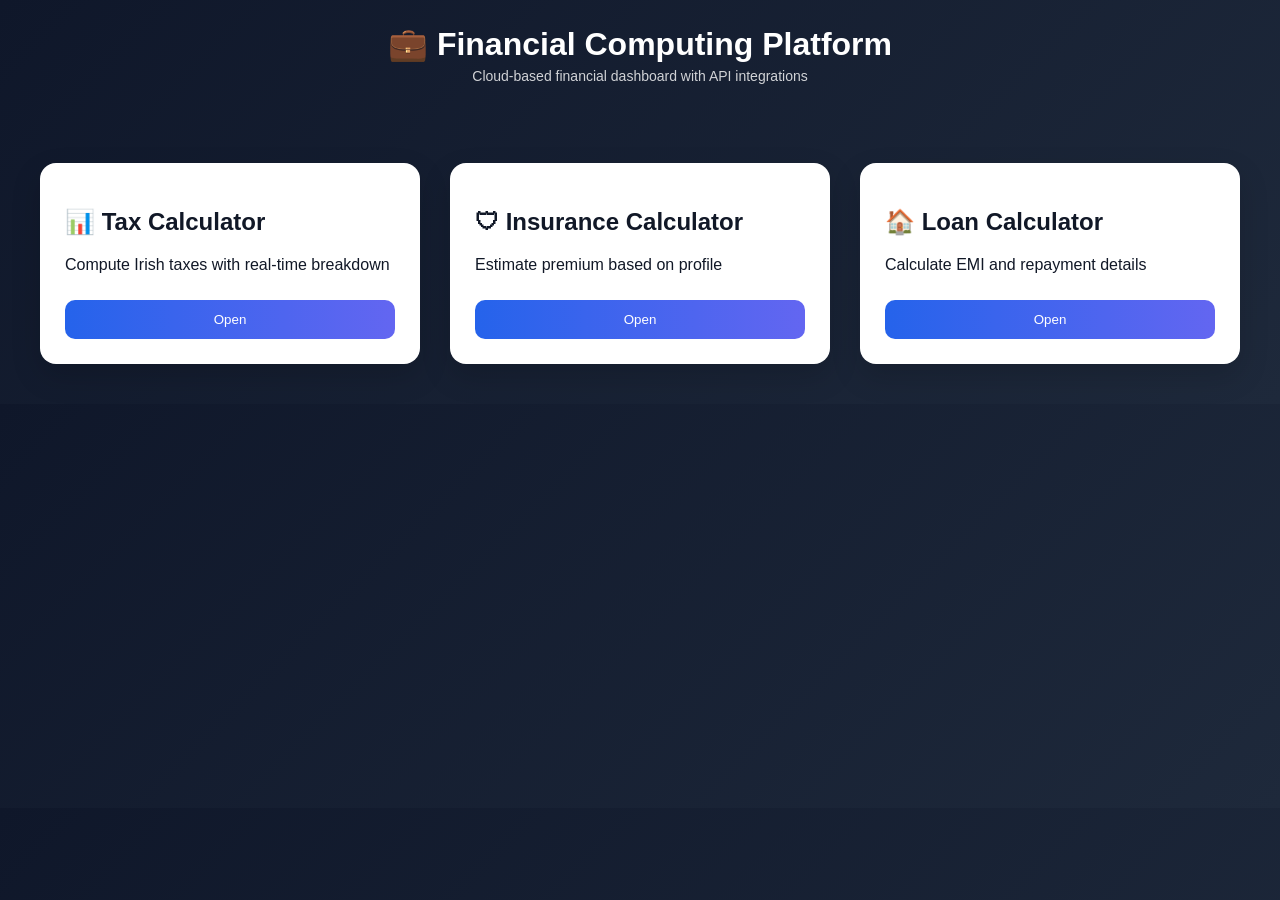
<file: templates/index.html>
<!DOCTYPE html>
<html>
<head>
    <title>Financial Dashboard</title>
    <link rel="stylesheet" href="/static/style.css">
</head>

<body>

<header class="hero">
    <h1>💼 Financial Computing Platform</h1>
    <p>Cloud-based financial dashboard with API integrations</p>
</header>

<div class="dashboard-grid">

    <div class="card service-card" onclick="location.href='/tax-page'">
        <h2>📊 Tax Calculator</h2>
        <p>Compute Irish taxes with real-time breakdown</p>
        <button class="service-btn">Open</button>
    </div>

    <div class="card service-card" onclick="location.href='/insurance-page'">
        <h2>🛡 Insurance Calculator</h2>
        <p>Estimate premium based on profile</p>
        <button class="service-btn">Open</button>
    </div>

    <div class="card service-card" onclick="location.href='/loan-page'">
        <h2>🏠 Loan Calculator</h2>
        <p>Calculate EMI and repayment details</p>
        <button class="service-btn">Open</button>
    </div>

</div>

</body>
</html>
</file>
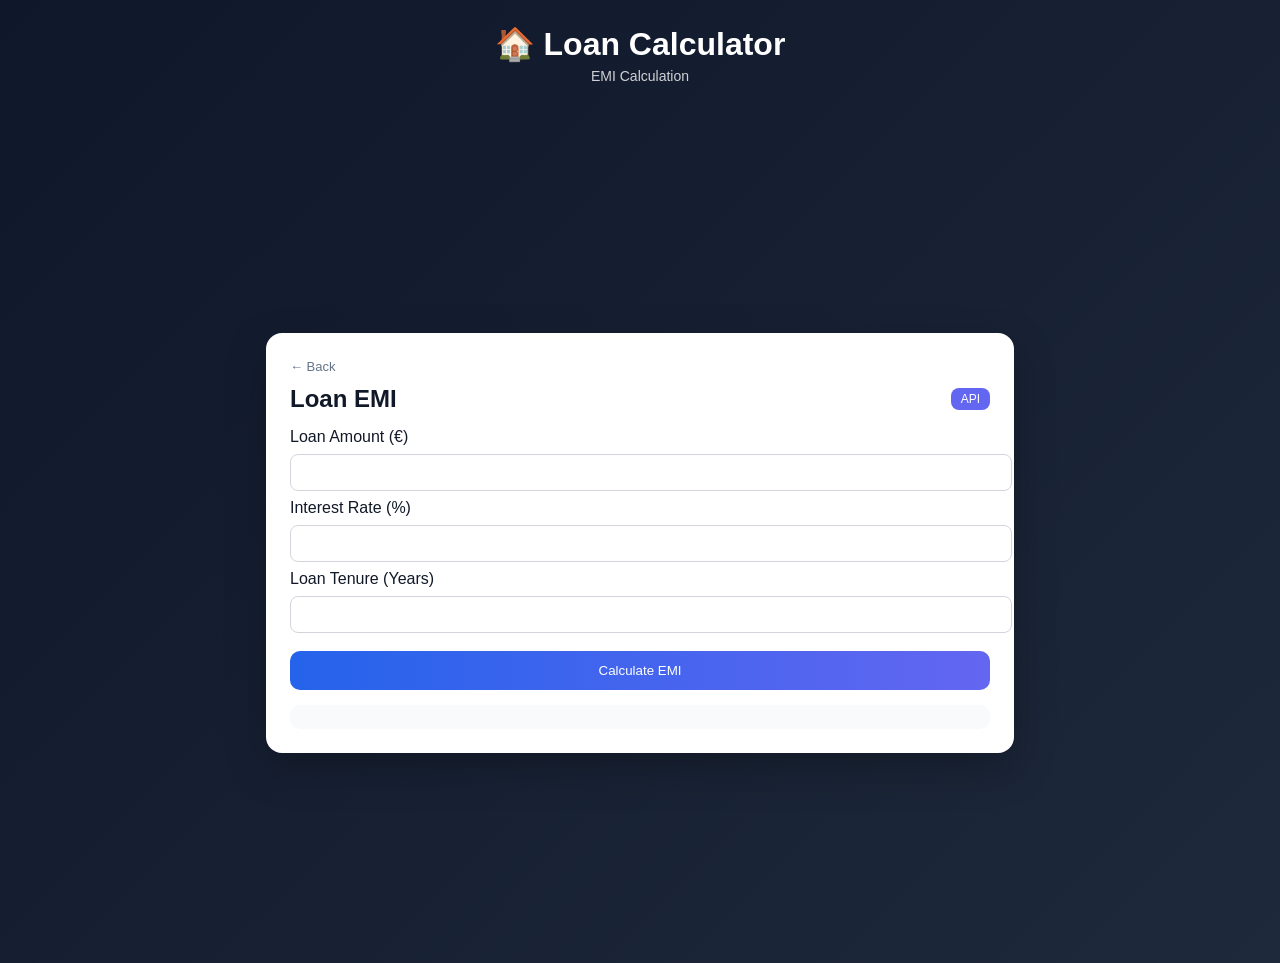
<file: templates/loan.html>
<!DOCTYPE html>
<html>
<head>
    <title>Loan Calculator</title>
    <link rel="stylesheet" href="/static/style.css">
</head>

<body>

<header class="hero">
    <h1>🏠 Loan Calculator</h1>
    <p>EMI Calculation</p>
</header>

<div class="dashboard-grid single-page">

    <div class="card">

        <!-- ✅ FIXED BACK BUTTON -->
        <div class="card-top">
            <a href="/" class="back-link">← Back</a>
        </div>

        <div class="card-header">
            <h2>Loan EMI</h2>
            <span class="badge">API</span>
        </div>

        <form id="loan-form" class="calc-form">

            <label>Loan Amount (€)</label>
            <input id="principal" name="principal" required>

            <label>Interest Rate (%)</label>
            <input id="annual_rate" name="annual_rate" required>

            <label>Loan Tenure (Years)</label>
            <input id="years" name="years" required>

            <button type="submit">Calculate EMI</button>
        </form>

        <div id="loan-result" class="result-box"></div>

    </div>

</div>

<script src="/static/app.js"></script>

</body>
</html>
</file>
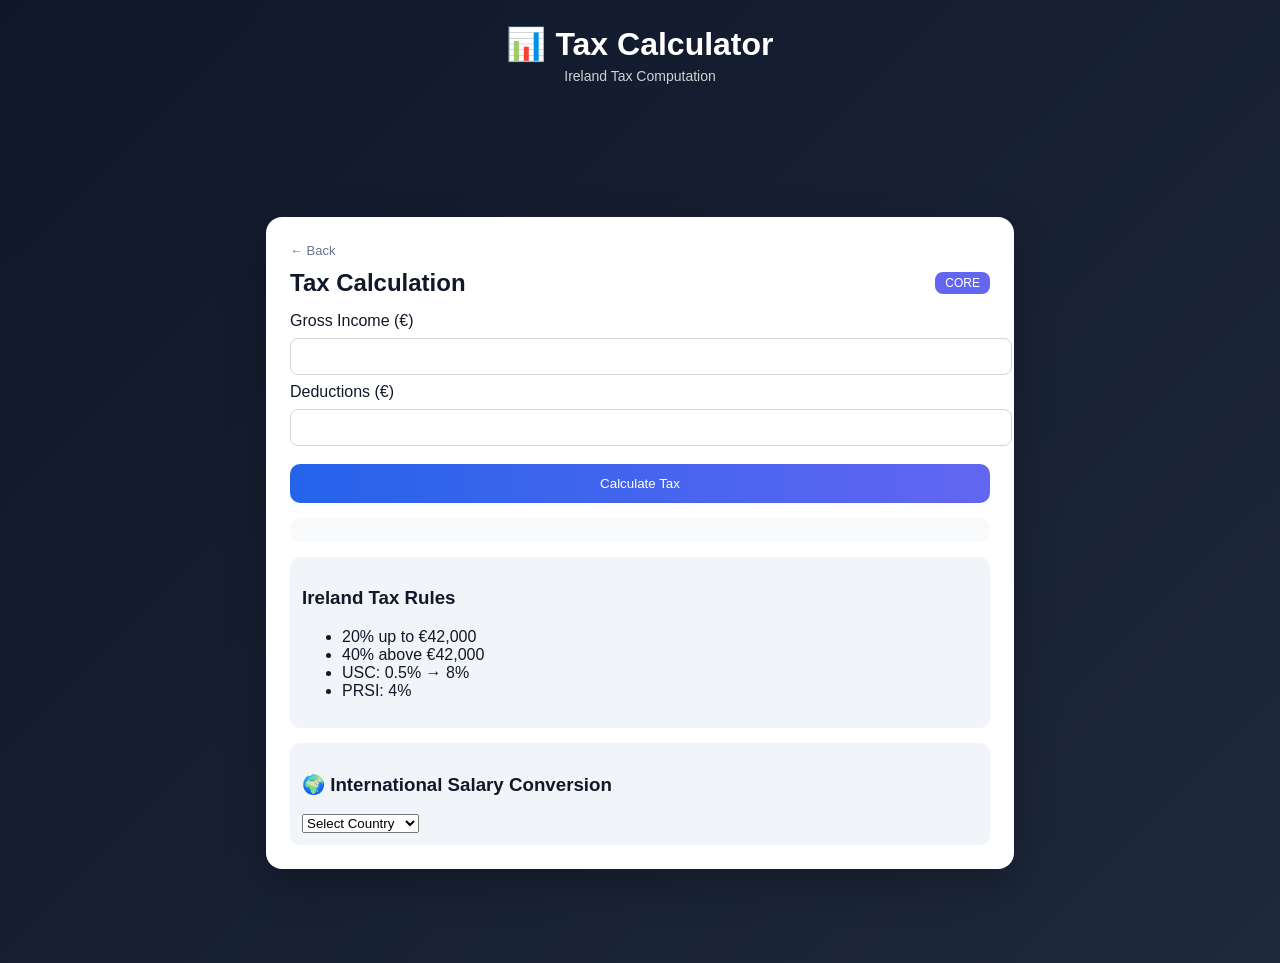
<file: templates/tax.html>
<!DOCTYPE html>
<html>
<head>
    <title>Tax Calculator</title>
    <link rel="stylesheet" href="/static/style.css">
</head>

<body>

<header class="hero">
    <h1>📊 Tax Calculator</h1>
    <p>Ireland Tax Computation</p>
</header>

<div class="dashboard-grid single-page">

    <div class="card">

        <div class="card-top">
            <a href="/" class="back-link">← Back</a>
        </div>

        <div class="card-header">
            <h2>Tax Calculation</h2>
            <span class="badge">CORE</span>
        </div>

    <form id="tax-form" class="calc-form">
        <label>Gross Income (€)</label>
        <input id="gross" name="gross" required>

        <label>Deductions (€)</label>
        <input id="deductions" name="deductions" required>

        <button type="submit">Calculate Tax</button>
    </form>

    <div id="tax-result" class="result-box"></div>

    <div class="info-box">
        <h3>Ireland Tax Rules</h3>
        <ul>
            <li>20% up to €42,000</li>
            <li>40% above €42,000</li>
            <li>USC: 0.5% → 8%</li>
            <li>PRSI: 4%</li>
        </ul>
    </div>

    <div class="info-box">
        <h3>🌍 International Salary Conversion</h3>

        <select id="country-select">
            <option disabled selected>Select Country</option>
            <option value="GBP">United Kingdom</option>
            <option value="USD">United States</option>
            <option value="AUD">Australia</option>
            <option value="CAD">Canada</option>
            <option value="INR">India</option>
        </select>

        <div id="comparison-result"></div>
    </div>

</div>

</div>

<script src="/static/app.js"></script>

</body>
</html>
</file>
<file: static/style.css>
body {
    font-family: "Inter", sans-serif;
    background: linear-gradient(135deg, #0f172a, #1e293b);
    color: #e2e8f0;
    margin: 0;
}

.hero {
    text-align: center;
    padding: 25px 20px;
    color: white;
}

.hero h1 {
    font-size: 32px;
    margin: 0;
}

.hero p {
    opacity: 0.8;
    font-size: 14px;
    margin-top: 5px;
}

.dashboard-grid {
    display: grid;
    grid-template-columns: repeat(auto-fit, minmax(320px, 1fr));
    gap: 30px; /* 🔥 spacing fixed */
    padding: 40px;
    max-width: 1200px;
    margin: 0 auto;
}

.dashboard-grid .card {
    background: #ffffff;
    color: #111827;
    border-radius: 16px;
    padding: 25px;
    box-shadow: 0 12px 30px rgba(0,0,0,0.15);
    transition: 0.2s ease;
}

.dashboard-grid .card:hover {
    transform: translateY(-5px);
}

.dashboard-grid.single-page {
    display: flex;
    justify-content: center;
    align-items: center;
    height: calc(100vh - 100px);
    padding: 20px;
}

.single-page .card {
    width: 100%;
    max-width: 700px;
    max-height: 90vh;
    background: #ffffff;
    color: #111827;
    border-radius: 16px;
    padding: 24px;
    overflow-y: auto;
    box-shadow: 0 15px 40px rgba(0,0,0,0.25);
}

.card-top {
    margin-bottom: 10px;
}

.back-link {
    font-size: 13px;
    color: #64748b;
    text-decoration: none;
    font-weight: 500;
}

.back-link:hover {
    color: #111827;
}

.card-header {
    display: flex;
    justify-content: space-between;
    align-items: center;
    margin-bottom: 15px;
}

.card-header h2 {
    margin: 0;
}

.badge {
    background: #6366f1;
    color: white;
    padding: 4px 10px;
    border-radius: 8px;
    font-size: 12px;
}

.calc-form input,
.calc-form select {
    width: 100%;
    padding: 10px;
    margin: 8px 0;
    border-radius: 8px;
    border: 1px solid #d1d5db;
}

button {
    width: 100%;
    padding: 12px;
    margin-top: 10px;
    border: none;
    background: linear-gradient(90deg, #2563eb, #6366f1);
    color: white;
    border-radius: 10px;
    cursor: pointer;
}

.result-box {
    margin-top: 15px;
    background: #f9fafb;
    padding: 12px;
    border-radius: 10px;
}

.metric {
    display: flex;
    justify-content: space-between;
    padding: 10px 0;
}

.info-box {
    margin-top: 15px;
    padding: 12px;
    background: #f1f5f9;
    border-radius: 10px;
}

@media (max-width: 768px) {

    .dashboard-grid {
        grid-template-columns: 1fr;
    }

    .dashboard-grid.single-page {
        height: auto;
    }

    .single-page .card {
        max-height: none;
    }
}
</file>
